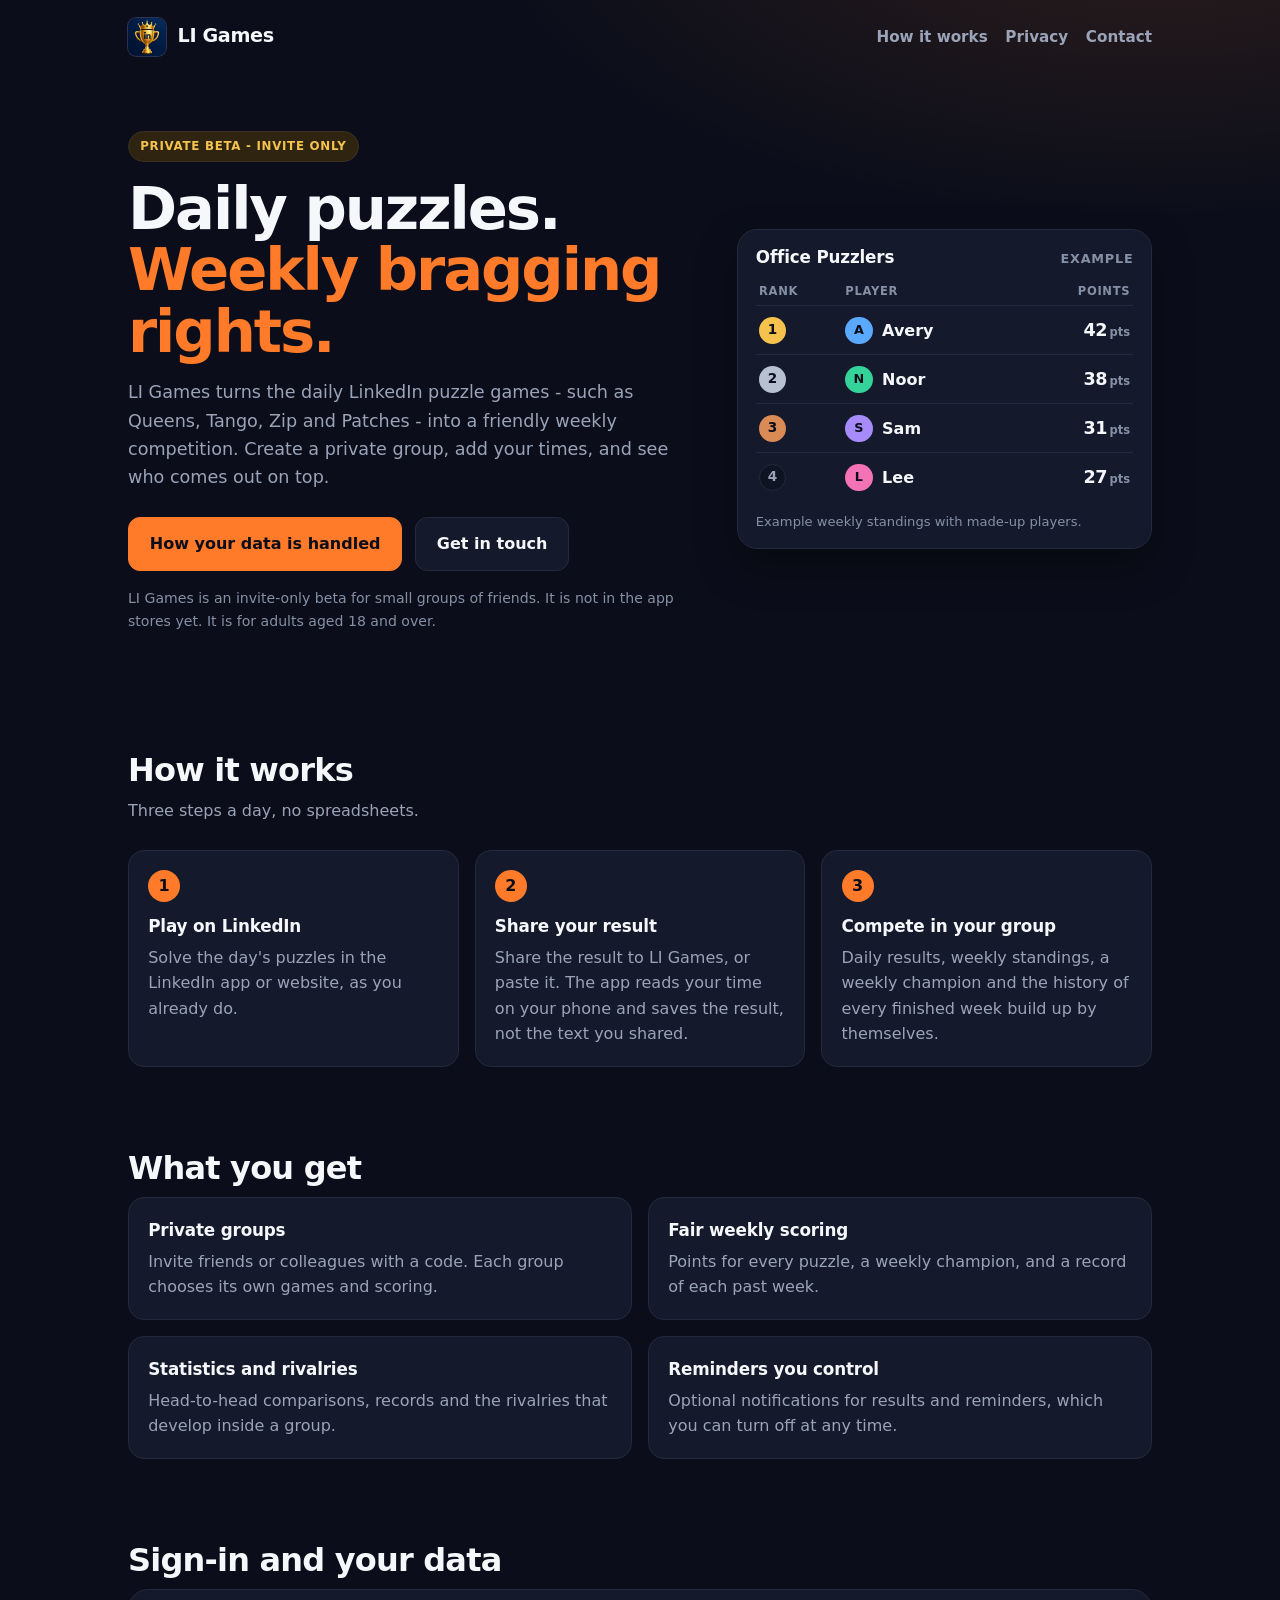
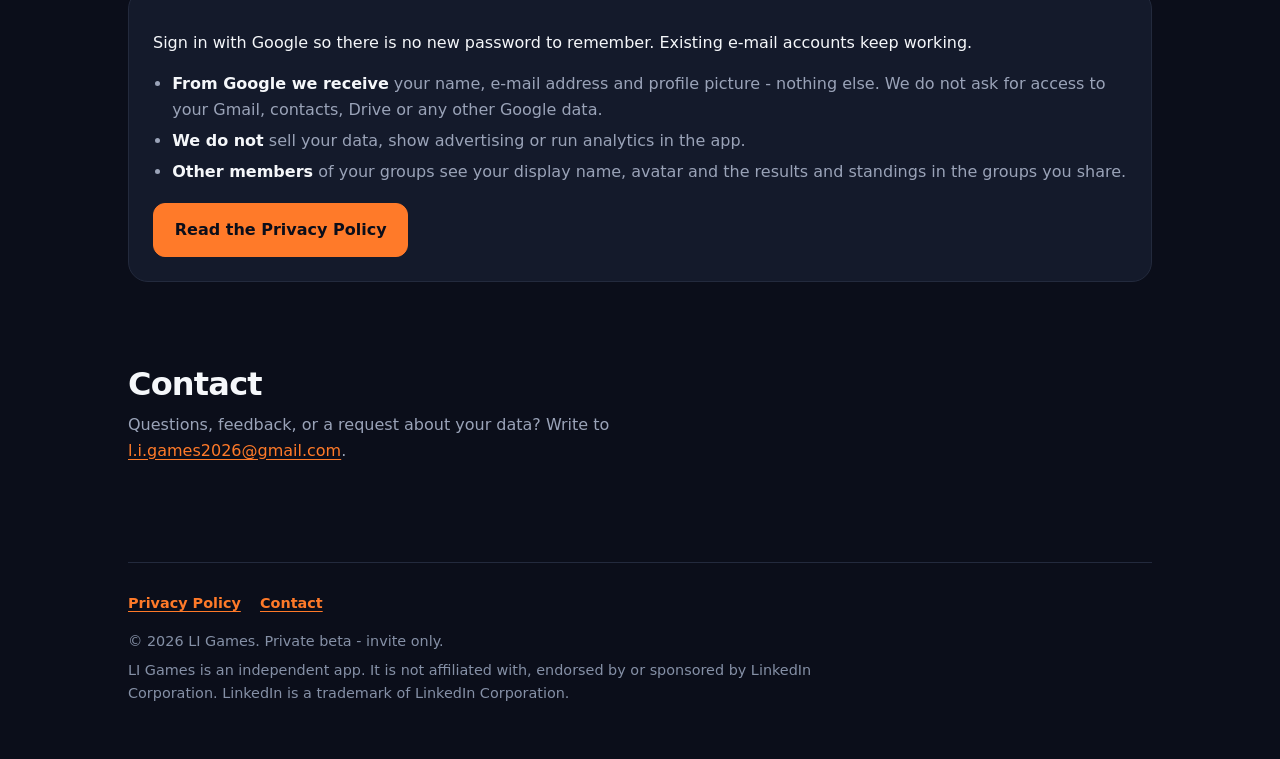
<file: index.html>
<!doctype html>
<html lang="en">
<head>
<meta charset="utf-8">
<meta name="viewport" content="width=device-width, initial-scale=1">
<title>LI Games - daily puzzles, weekly bragging rights</title>
<meta name="description" content="LI Games turns the daily LinkedIn puzzle games into a friendly weekly competition: private groups, shared standings, weekly champions and stats.">
<meta name="theme-color" content="#0b0e1a">
<meta http-equiv="Content-Security-Policy" content="default-src 'none'; style-src 'self'; img-src 'self'; base-uri 'none'; form-action 'none'">
<link rel="canonical" href="https://sarayyitzhak.github.io/li-games/">
<link rel="icon" type="image/png" sizes="64x64" href="assets/favicon.png">
<link rel="apple-touch-icon" href="assets/apple-touch-icon.png">
<link rel="stylesheet" href="styles.css">
<meta property="og:type" content="website">
<meta property="og:title" content="LI Games - daily puzzles, weekly bragging rights">
<meta property="og:description" content="Compete with friends on the daily LinkedIn puzzle games. Private groups, weekly standings and champions.">
<meta property="og:url" content="https://sarayyitzhak.github.io/li-games/">
</head>
<body>
<a class="skip" href="#main">Skip to content</a>

<div class="wrap">
  <header class="site-header">
    <a class="brand" href="./"><img src="assets/logo.png" alt="" width="40" height="40"><span>LI Games</span></a>
    <nav class="nav" aria-label="Main">
      <a class="optional" href="#how">How it works</a>
      <a href="privacy/">Privacy</a>
      <a href="#contact">Contact</a>
    </nav>
  </header>

  <main id="main">
    <div class="hero">
      <div>
        <span class="chip">Private beta - invite only</span>
        <h1>Daily puzzles.<br><em>Weekly bragging rights.</em></h1>
        <p class="lede">LI Games turns the daily LinkedIn puzzle games - such as Queens, Tango, Zip and Patches - into a friendly weekly competition. Create a private group, add your times, and see who comes out on top.</p>
        <div class="cta">
          <a class="btn primary" href="privacy/">How your data is handled</a>
          <a class="btn" href="#contact">Get in touch</a>
        </div>
        <p class="fine">LI Games is an invite-only beta for small groups of friends. It is not in the app stores yet. It is for adults aged 18 and over.</p>
      </div>

      <div class="board">
        <div class="board-head"><h2>Office Puzzlers</h2><span>Example</span></div>
        <table>
          <caption>Example weekly standings with made-up players.</caption>
          <thead><tr><th scope="col">Rank</th><th scope="col">Player</th><th scope="col">Points</th></tr></thead>
          <tbody>
            <tr><td><span class="coin gold">1</span></td><td><span class="who"><span class="dot c1" aria-hidden="true">A</span>Avery</span></td><td class="pts">42<small>pts</small></td></tr>
            <tr><td><span class="coin silver">2</span></td><td><span class="who"><span class="dot c2" aria-hidden="true">N</span>Noor</span></td><td class="pts">38<small>pts</small></td></tr>
            <tr><td><span class="coin bronze">3</span></td><td><span class="who"><span class="dot c3" aria-hidden="true">S</span>Sam</span></td><td class="pts">31<small>pts</small></td></tr>
            <tr><td><span class="coin plain">4</span></td><td><span class="who"><span class="dot c4" aria-hidden="true">L</span>Lee</span></td><td class="pts">27<small>pts</small></td></tr>
          </tbody>
        </table>
      </div>
    </div>

    <section id="how" aria-labelledby="how-h">
      <h2 id="how-h">How it works</h2>
      <p class="section-lede">Three steps a day, no spreadsheets.</p>
      <ol class="steps">
        <li><h3>Play on LinkedIn</h3><p>Solve the day's puzzles in the LinkedIn app or website, as you already do.</p></li>
        <li><h3>Share your result</h3><p>Share the result to LI Games, or paste it. The app reads your time on your phone and saves the result, not the text you shared.</p></li>
        <li><h3>Compete in your group</h3><p>Daily results, weekly standings, a weekly champion and the history of every finished week build up by themselves.</p></li>
      </ol>
    </section>

    <section aria-labelledby="features-h">
      <h2 id="features-h">What you get</h2>
      <ul class="cards">
        <li><h3>Private groups</h3><p>Invite friends or colleagues with a code. Each group chooses its own games and scoring.</p></li>
        <li><h3>Fair weekly scoring</h3><p>Points for every puzzle, a weekly champion, and a record of each past week.</p></li>
        <li><h3>Statistics and rivalries</h3><p>Head-to-head comparisons, records and the rivalries that develop inside a group.</p></li>
        <li><h3>Reminders you control</h3><p>Optional notifications for results and reminders, which you can turn off at any time.</p></li>
      </ul>
    </section>

    <section id="data" aria-labelledby="data-h">
      <h2 id="data-h">Sign-in and your data</h2>
      <div class="band">
        <p>Sign in with Google so there is no new password to remember. Existing e-mail accounts keep working.</p>
        <ul>
          <li><strong>From Google we receive</strong> your name, e-mail address and profile picture - nothing else. We do not ask for access to your Gmail, contacts, Drive or any other Google data.</li>
          <li><strong>We do not</strong> sell your data, show advertising or run analytics in the app.</li>
          <li><strong>Other members</strong> of your groups see your display name, avatar and the results and standings in the groups you share.</li>
        </ul>
        <a class="btn primary" href="privacy/">Read the Privacy Policy</a>
      </div>
    </section>

    <section id="contact" aria-labelledby="contact-h">
      <h2 id="contact-h">Contact</h2>
      <p class="section-lede">Questions, feedback, or a request about your data? Write to <a href="mailto:l.i.games2026@gmail.com">l.i.games2026@gmail.com</a>.</p>
    </section>
  </main>

  <footer class="site-footer">
    <div class="links"><a href="privacy/">Privacy Policy</a><a href="#contact">Contact</a></div>
    <p>&copy; 2026 LI Games. Private beta - invite only.</p>
    <p>LI Games is an independent app. It is not affiliated with, endorsed by or sponsored by LinkedIn Corporation. LinkedIn is a trademark of LinkedIn Corporation.</p>
  </footer>
</div>
</body>
</html>
</file>
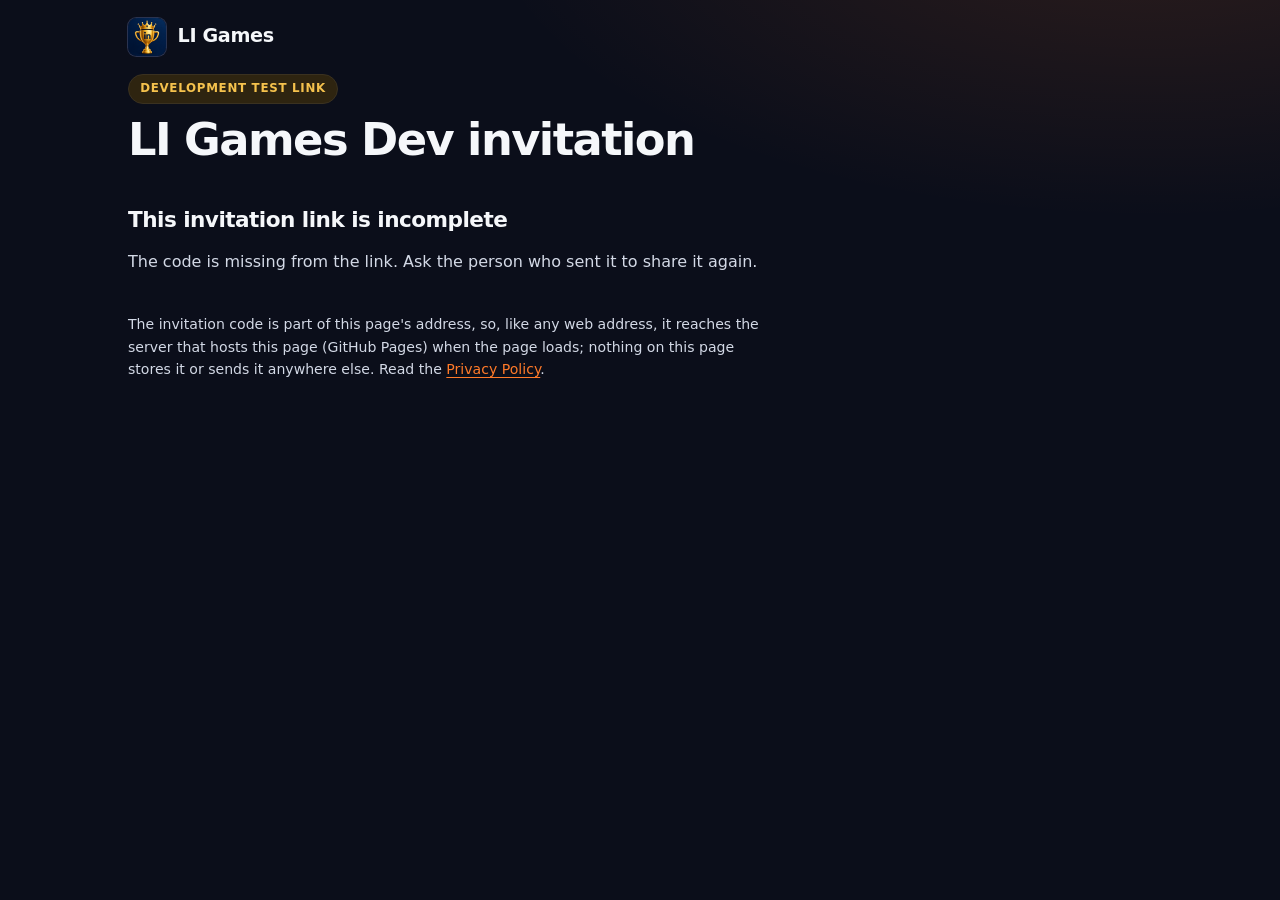
<file: join-dev/index.html>
<!doctype html>
<html lang="en" data-app-scheme="ligamesdev">
<head>
<meta charset="utf-8">
<meta name="viewport" content="width=device-width, initial-scale=1">
<title>Join a group (development) - LI Games</title>
<meta name="description" content="A test invitation for the LI Games Dev app. This link only opens the development app.">
<meta name="robots" content="noindex">
<meta name="referrer" content="no-referrer">
<meta name="theme-color" content="#0b0e1a">
<meta http-equiv="Content-Security-Policy" content="default-src 'none'; style-src 'self'; img-src 'self'; script-src 'self'; base-uri 'none'; form-action 'none'">
<link rel="canonical" href="https://sarayyitzhak.github.io/li-games/join-dev/">
<meta property="og:type" content="website">
<meta property="og:site_name" content="LI Games">
<meta property="og:title" content="LI Games Dev invitation">
<meta property="og:description" content="A test invitation for the LI Games Dev app.">
<meta property="og:url" content="https://sarayyitzhak.github.io/li-games/join-dev/">
<meta property="og:image" content="https://sarayyitzhak.github.io/li-games/assets/og-invite.jpg">
<meta property="og:image:secure_url" content="https://sarayyitzhak.github.io/li-games/assets/og-invite.jpg">
<meta property="og:image:type" content="image/jpeg">
<meta property="og:image:width" content="1200">
<meta property="og:image:height" content="630">
<meta property="og:image:alt" content="LI Games trophy icon and the text: You're invited to LI Games!">
<meta property="og:locale" content="en_US">
<meta name="twitter:card" content="summary_large_image">
<meta name="twitter:title" content="LI Games Dev invitation">
<meta name="twitter:description" content="A test invitation for the LI Games Dev app.">
<meta name="twitter:image" content="https://sarayyitzhak.github.io/li-games/assets/og-invite.jpg">
<link rel="icon" type="image/png" sizes="64x64" href="../assets/favicon.png">
<link rel="apple-touch-icon" href="../assets/apple-touch-icon.png">
<link rel="stylesheet" href="../styles.css">
<script src="../join/join.js" defer></script>
</head>
<body>
<a class="skip" href="#main">Skip to content</a>

<div class="wrap">
  <header class="site-header">
    <a class="brand" href="../"><img src="../assets/logo.png" alt="" width="40" height="40"><span>LI Games</span></a>
  </header>

  <main id="main" class="invite">
    <span class="chip">Development test link</span>
    <h1>LI Games Dev invitation</h1>

    <section class="when-code" aria-labelledby="open-h">
      <h2 id="open-h">Open it in LI Games Dev</h2>
      <p>This link is for the LI Games Dev test app only. It opens that app, which shows the group, and you choose whether to join.</p>
      <p><a class="btn primary big" href="ligamesdev://join" data-open-app>Open in LI Games Dev</a></p>
      <p class="code-line">Invitation code: <code class="code" data-invite-code></code> <button class="btn small" type="button" data-copy-code data-done="Copied">Copy code</button></p>
      <p class="fine">If nothing happens, LI Games Dev is not installed on this phone. The regular LI Games app uses the regular invitation link instead.</p>
    </section>

    <section class="when-no-code" aria-labelledby="nocode-h">
      <h2 id="nocode-h">This invitation link is incomplete</h2>
      <p>The code is missing from the link. Ask the person who sent it to share it again.</p>
    </section>

    <noscript>
      <section aria-labelledby="nojs-h">
        <h2 id="nojs-h">JavaScript is needed to read the code</h2>
        <p>This page reads the invitation code from the link in your browser. Without JavaScript, open LI Games Dev, go to Groups, choose Join a group and enter the code from the message you received.</p>
      </section>
    </noscript>

    <p class="fine">The invitation code is part of this page's address, so, like any web address, it reaches the server that hosts this page (GitHub Pages) when the page loads; nothing on this page stores it or sends it anywhere else. Read the <a href="../privacy/">Privacy Policy</a>.</p>
  </main>
</div>
</body>
</html>
</file>
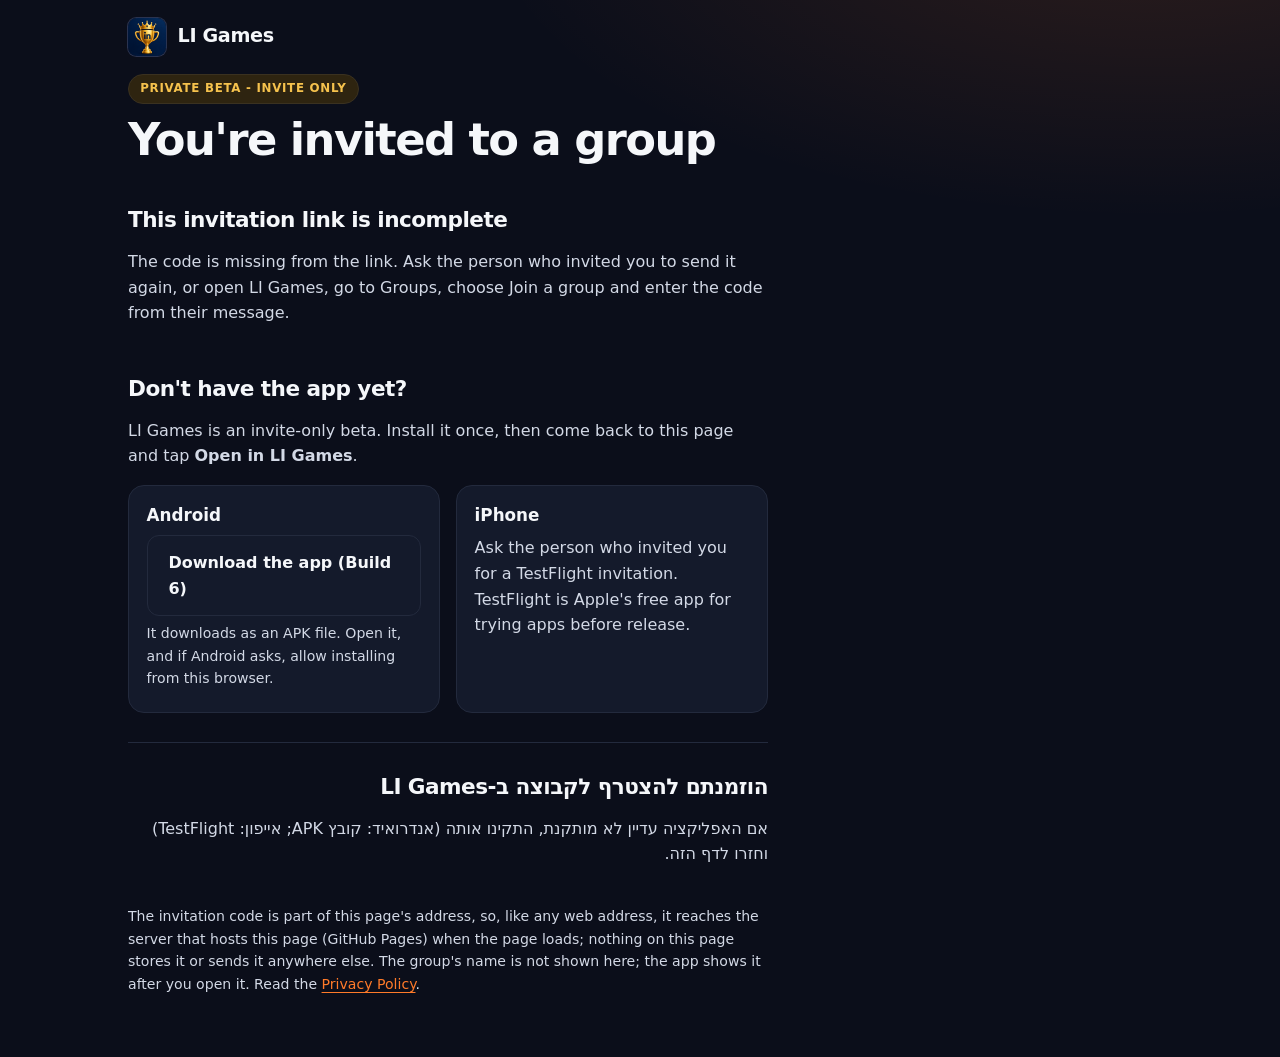
<file: join/index.html>
<!doctype html>
<html lang="en">
<head>
<meta charset="utf-8">
<meta name="viewport" content="width=device-width, initial-scale=1">
<title>Join a group - LI Games</title>
<meta name="description" content="You were invited to a group in LI Games. Open the app to join, or install it first.">
<meta name="robots" content="noindex">
<meta name="referrer" content="no-referrer">
<meta name="theme-color" content="#0b0e1a">
<meta http-equiv="Content-Security-Policy" content="default-src 'none'; style-src 'self'; img-src 'self'; script-src 'self'; base-uri 'none'; form-action 'none'">
<link rel="canonical" href="https://sarayyitzhak.github.io/li-games/join/">
<meta property="og:type" content="website">
<meta property="og:site_name" content="LI Games">
<meta property="og:title" content="You're invited to LI Games!">
<meta property="og:description" content="Play daily games, challenge your friends and climb the leaderboard.">
<meta property="og:url" content="https://sarayyitzhak.github.io/li-games/join/">
<meta property="og:image" content="https://sarayyitzhak.github.io/li-games/assets/og-invite.jpg">
<meta property="og:image:secure_url" content="https://sarayyitzhak.github.io/li-games/assets/og-invite.jpg">
<meta property="og:image:type" content="image/jpeg">
<meta property="og:image:width" content="1200">
<meta property="og:image:height" content="630">
<meta property="og:image:alt" content="LI Games trophy icon and the text: You're invited to LI Games!">
<meta property="og:locale" content="en_US">
<meta name="twitter:card" content="summary_large_image">
<meta name="twitter:title" content="You're invited to LI Games!">
<meta name="twitter:description" content="Play daily games, challenge your friends and climb the leaderboard.">
<meta name="twitter:image" content="https://sarayyitzhak.github.io/li-games/assets/og-invite.jpg">
<link rel="icon" type="image/png" sizes="64x64" href="../assets/favicon.png">
<link rel="apple-touch-icon" href="../assets/apple-touch-icon.png">
<link rel="stylesheet" href="../styles.css">
<script src="join.js" defer></script>
</head>
<body>
<a class="skip" href="#main">Skip to content</a>

<div class="wrap">
  <header class="site-header">
    <a class="brand" href="../"><img src="../assets/logo.png" alt="" width="40" height="40"><span>LI Games</span></a>
  </header>

  <main id="main" class="invite">
    <span class="chip">Private beta - invite only</span>
    <h1>You're invited to a group</h1>

    <section class="when-code" aria-labelledby="open-h">
      <h2 id="open-h">Already have LI Games?</h2>
      <p>Tap the button to open the app. It shows the group, and you choose whether to join.</p>
      <p><a class="btn primary big" href="ligames://join" data-open-app>Open in LI Games</a></p>
      <p class="code-line">Your invitation code: <code class="code" data-invite-code></code> <button class="btn small" type="button" data-copy-code data-done="Copied">Copy code</button></p>
      <p class="fine">If nothing happens, the app is not installed yet (see below), or open LI Games, go to Groups, choose Join a group and enter the code.</p>
    </section>

    <section class="when-no-code" aria-labelledby="nocode-h">
      <h2 id="nocode-h">This invitation link is incomplete</h2>
      <p>The code is missing from the link. Ask the person who invited you to send it again, or open LI Games, go to Groups, choose Join a group and enter the code from their message.</p>
    </section>

    <noscript>
      <section aria-labelledby="nojs-h">
        <h2 id="nojs-h">JavaScript is needed to read your code</h2>
        <p>This page reads the invitation code from the link in your browser. Without JavaScript, open LI Games, go to Groups, choose Join a group and enter the code from the message you received.</p>
      </section>
    </noscript>

    <section aria-labelledby="install-h">
      <h2 id="install-h">Don't have the app yet?</h2>
      <p>LI Games is an invite-only beta. Install it once, then come back to this page and tap <strong>Open in LI Games</strong>.</p>
      <div class="install">
        <div class="install-card">
          <h3>Android</h3>

          <p><a class="btn" href="https://expo.dev/artifacts/eas/qDX4Tf8uF7teoa2MXFdmx1UcJb30rsgtFxRqgRByJ6s.apk" rel="noopener">Download the app (Build 6)</a></p>
          <p class="fine">It downloads as an APK file. Open it, and if Android asks, allow installing from this browser.</p>

        </div>
        <div class="install-card">
          <h3>iPhone</h3>

          <p>Ask the person who invited you for a TestFlight invitation. TestFlight is Apple's free app for trying apps before release.</p>

        </div>
      </div>
    </section>

    <section lang="he" dir="rtl" aria-labelledby="he-h" class="he">
      <h2 id="he-h">הוזמנתם להצטרף לקבוצה ב-LI Games</h2>
      <p class="when-code">לחצו על הכפתור &quot;Open in LI Games&quot; למעלה כדי לפתוח את האפליקציה. היא מציגה את הקבוצה, ואתם מחליטים אם להצטרף. אם הקוד לא נפתח, פתחו את LI Games, היכנסו ל&quot;קבוצות&quot;, בחרו &quot;הצטרפות לקבוצה&quot; והזינו את הקוד: <code class="code" data-invite-code></code></p>
      <p>אם האפליקציה עדיין לא מותקנת, התקינו אותה (אנדרואיד: קובץ APK; אייפון: TestFlight) וחזרו לדף הזה.</p>
    </section>

    <p class="fine">The invitation code is part of this page's address, so, like any web address, it reaches the server that hosts this page (GitHub Pages) when the page loads; nothing on this page stores it or sends it anywhere else. The group's name is not shown here; the app shows it after you open it. Read the <a href="../privacy/">Privacy Policy</a>.</p>
  </main>
</div>
</body>
</html>
</file>
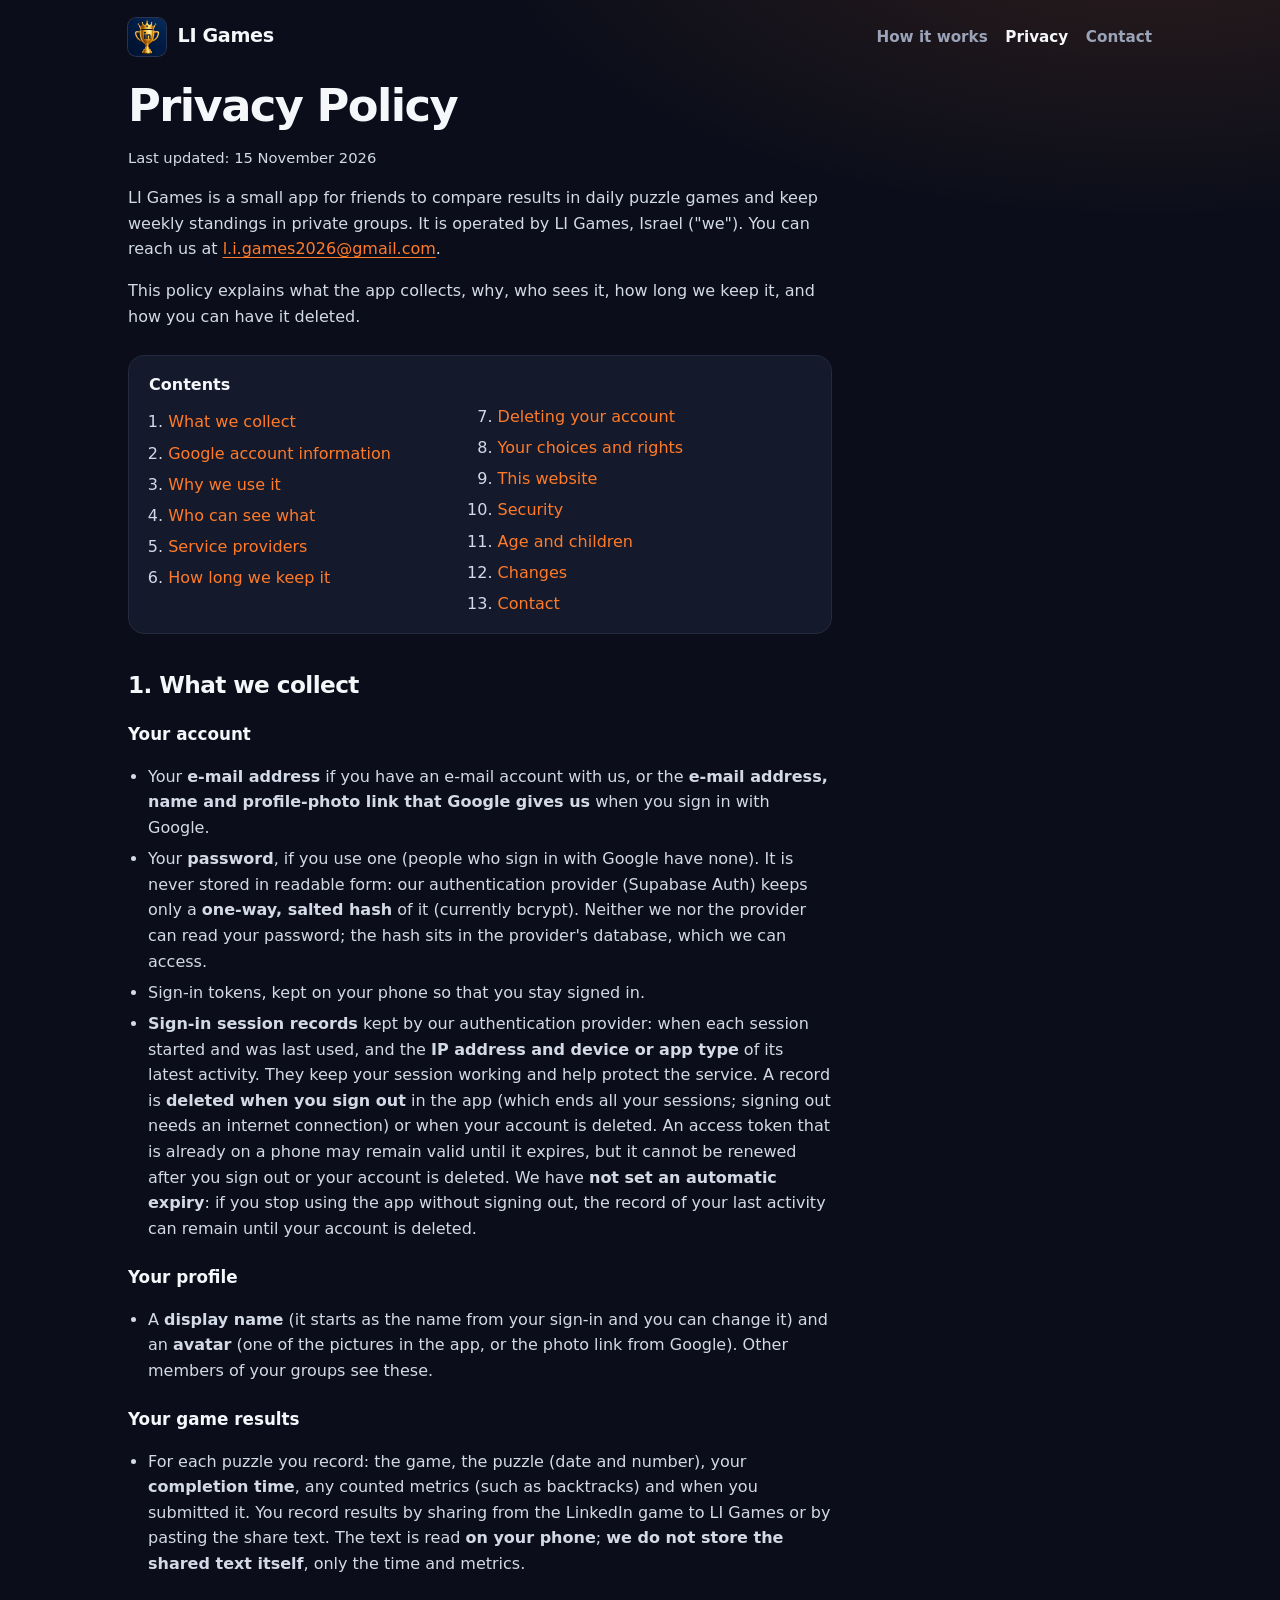
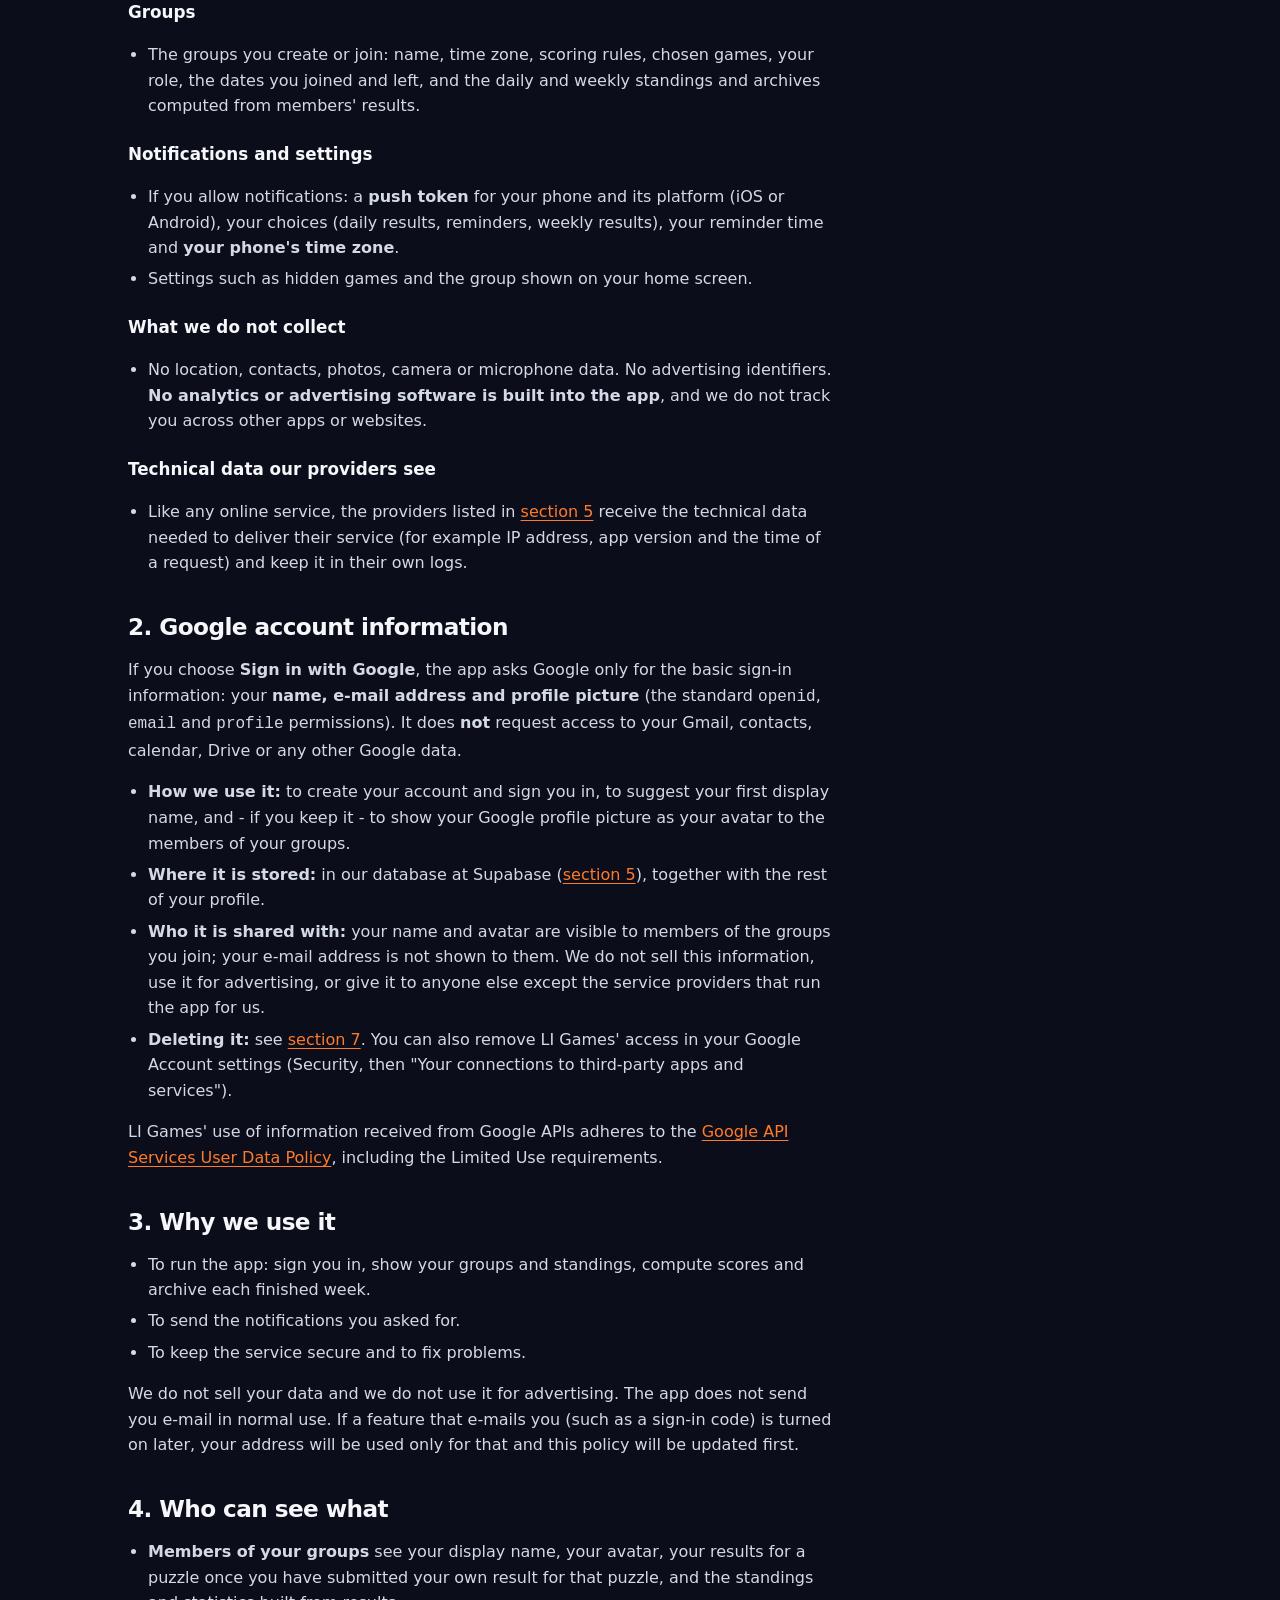
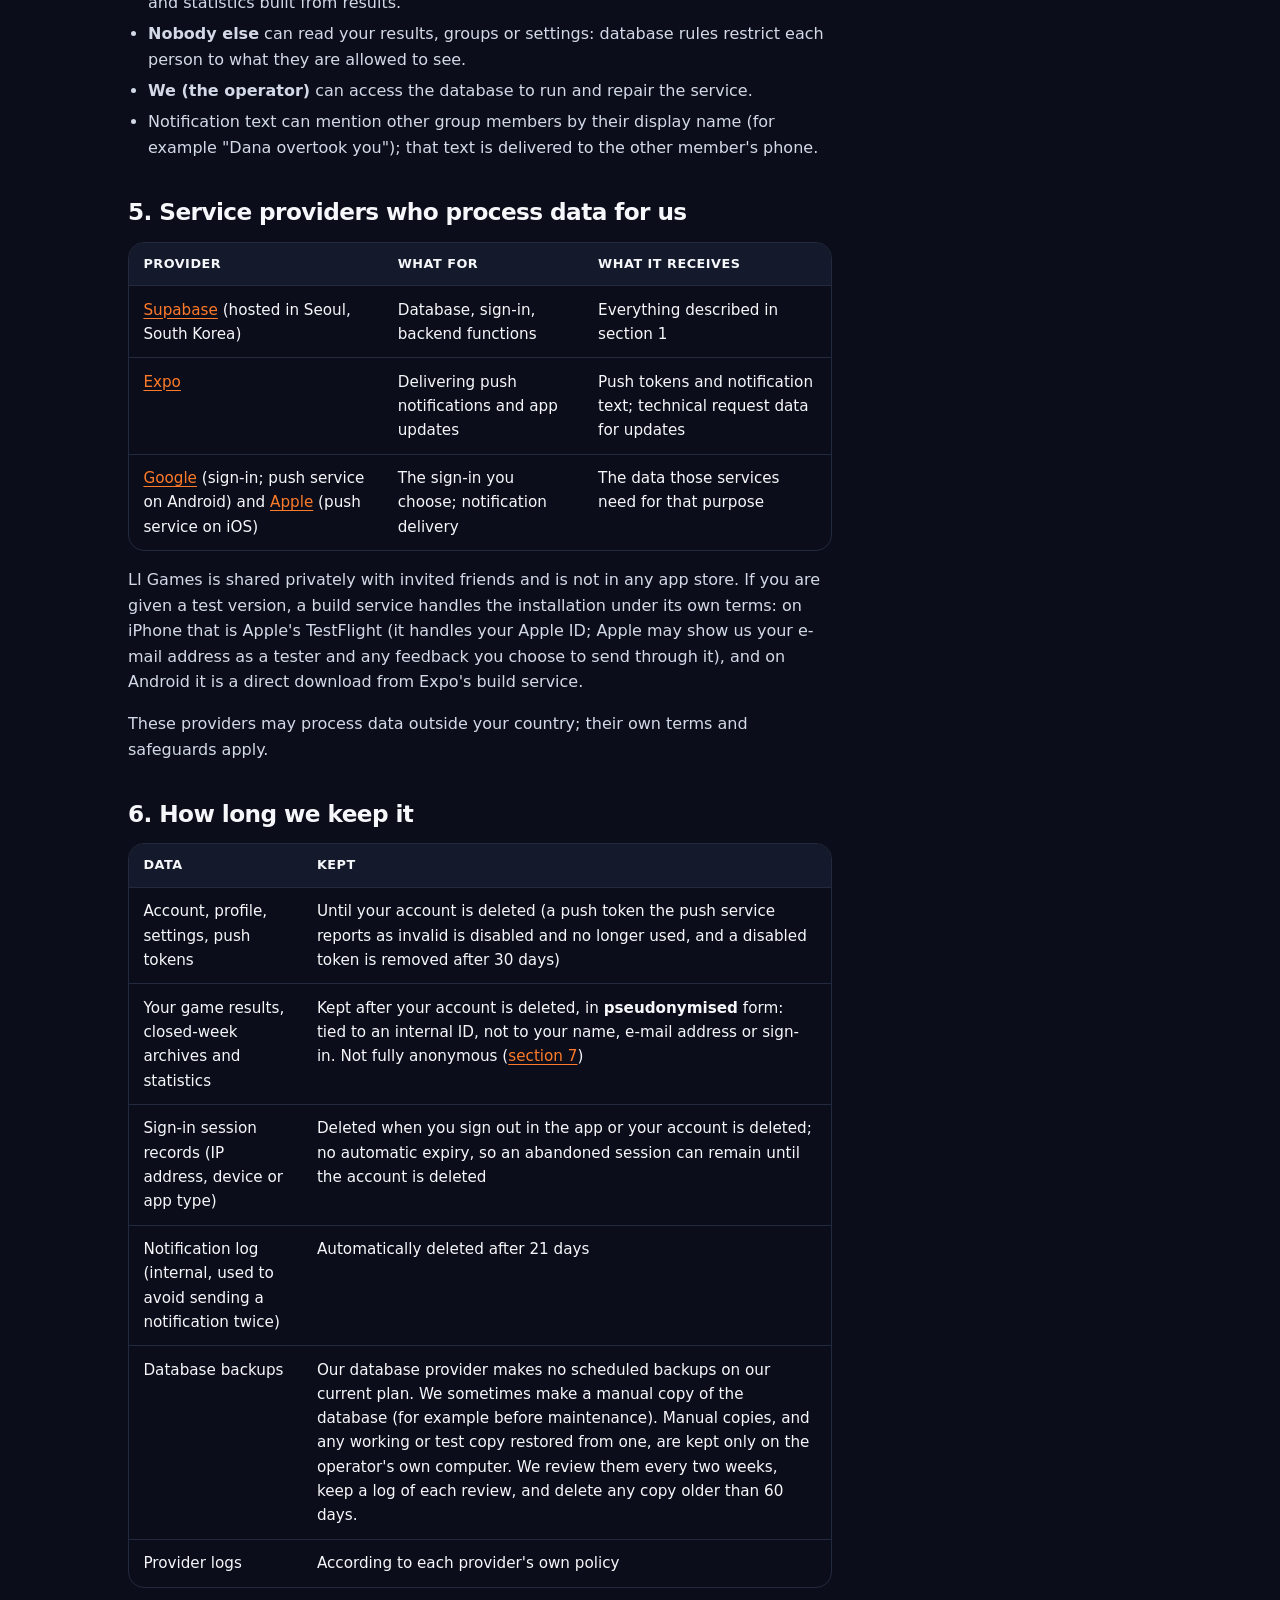
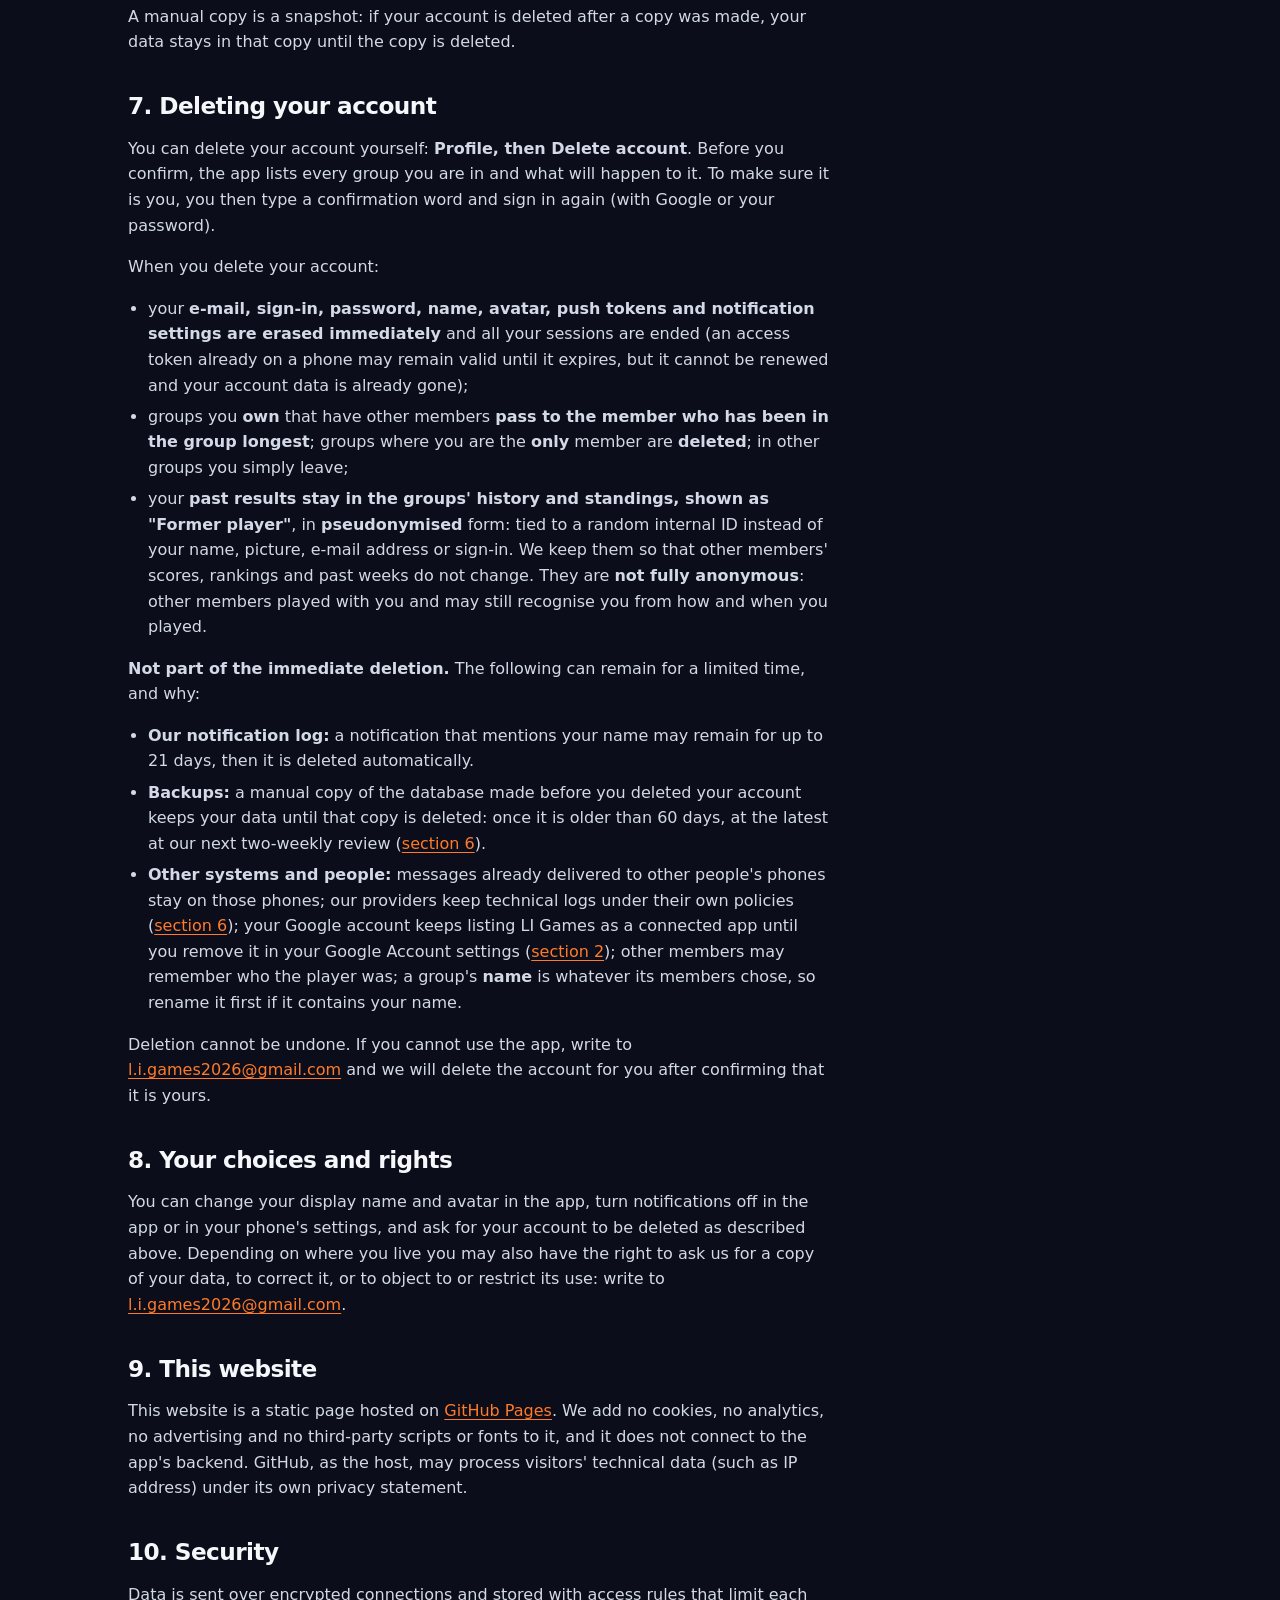
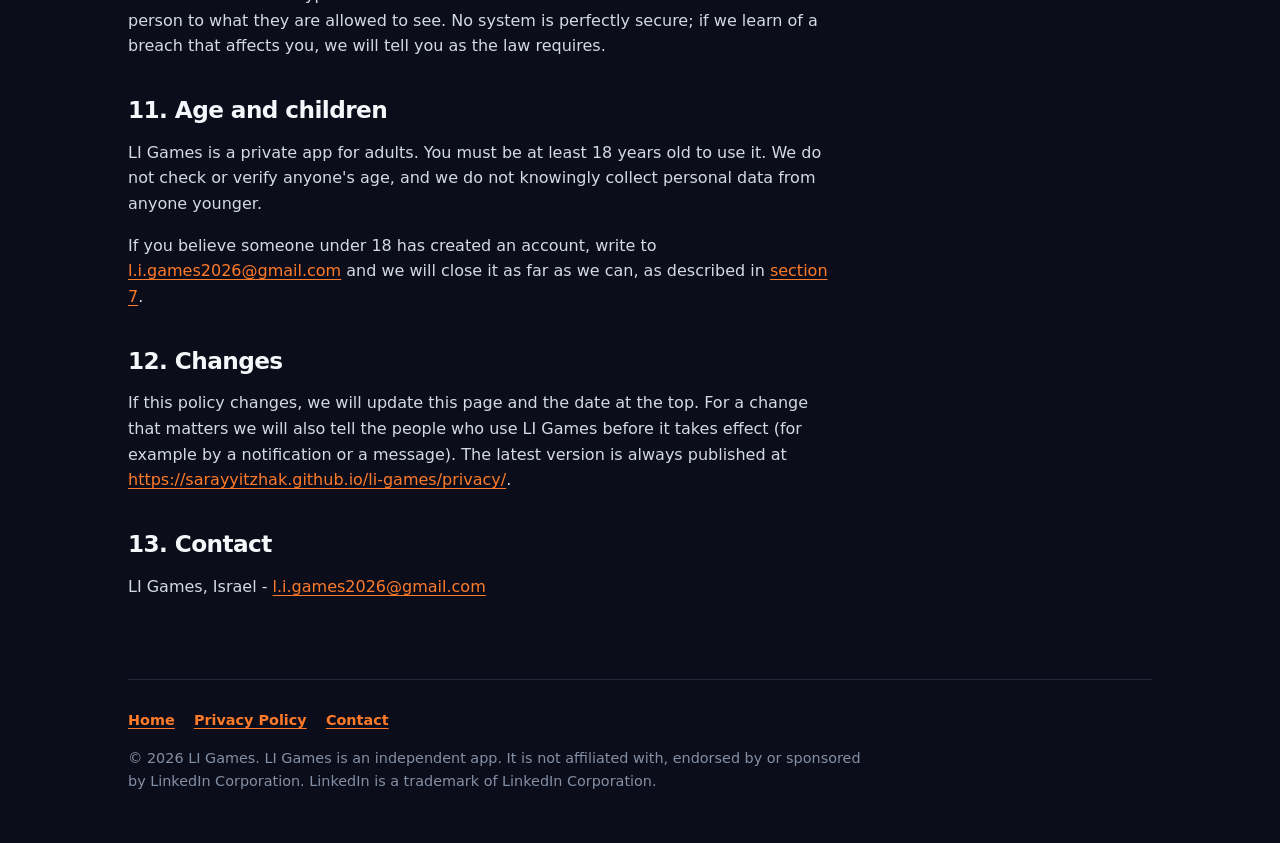
<file: privacy/index.html>
<!doctype html>
<html lang="en">
<head>
<meta charset="utf-8">
<meta name="viewport" content="width=device-width, initial-scale=1">
<title>Privacy Policy - LI Games</title>
<meta name="description" content="How the LI Games app collects, uses, shares and deletes your data, including the Google account information used to sign in.">
<meta name="theme-color" content="#0b0e1a">
<meta http-equiv="Content-Security-Policy" content="default-src 'none'; style-src 'self'; img-src 'self'; base-uri 'none'; form-action 'none'">
<link rel="canonical" href="https://sarayyitzhak.github.io/li-games/privacy/">
<link rel="icon" type="image/png" sizes="64x64" href="../assets/favicon.png">
<link rel="apple-touch-icon" href="../assets/apple-touch-icon.png">
<link rel="stylesheet" href="../styles.css">
</head>
<body>
<a class="skip" href="#main">Skip to content</a>

<div class="wrap">
  <header class="site-header">
    <a class="brand" href="../"><img src="../assets/logo.png" alt="" width="40" height="40"><span>LI Games</span></a>
    <nav class="nav" aria-label="Main">
      <a class="optional" href="../#how">How it works</a>
      <a href="./" aria-current="page">Privacy</a>
      <a href="../#contact">Contact</a>
    </nav>
  </header>

  <main id="main" class="prose">
    <h1>Privacy Policy</h1>
    <p class="meta">Last updated: <time datetime="2026-11-15">15 November 2026</time></p>

    <p>LI Games is a small app for friends to compare results in daily puzzle games and keep weekly standings in private groups. It is operated by LI Games, Israel ("we"). You can reach us at <a href="mailto:l.i.games2026@gmail.com">l.i.games2026@gmail.com</a>.</p>
    <p>This policy explains what the app collects, why, who sees it, how long we keep it, and how you can have it deleted.</p>

    <nav class="toc" aria-label="Contents">
      <strong>Contents</strong>
      <ol>
        <li><a href="#collect">What we collect</a></li>
        <li><a href="#google">Google account information</a></li>
        <li><a href="#why">Why we use it</a></li>
        <li><a href="#who">Who can see what</a></li>
        <li><a href="#providers">Service providers</a></li>
        <li><a href="#keep">How long we keep it</a></li>
        <li><a href="#delete">Deleting your account</a></li>
        <li><a href="#rights">Your choices and rights</a></li>
        <li><a href="#website">This website</a></li>
        <li><a href="#security">Security</a></li>
        <li><a href="#children">Age and children</a></li>
        <li><a href="#changes">Changes</a></li>
        <li><a href="#contact">Contact</a></li>
      </ol>
    </nav>

    <h2 id="collect">1. What we collect</h2>

    <h3>Your account</h3>
    <ul>
      <li>Your <strong>e-mail address</strong> if you have an e-mail account with us, or the <strong>e-mail address, name and profile-photo link that Google gives us</strong> when you sign in with Google.</li>
      <li>Your <strong>password</strong>, if you use one (people who sign in with Google have none). It is never stored in readable form: our authentication provider (Supabase Auth) keeps only a <strong>one-way, salted hash</strong> of it (currently bcrypt). Neither we nor the provider can read your password; the hash sits in the provider's database, which we can access.</li>
      <li>Sign-in tokens, kept on your phone so that you stay signed in.</li>
      <li><strong>Sign-in session records</strong> kept by our authentication provider: when each session started and was last used, and the <strong>IP address and device or app type</strong> of its latest activity. They keep your session working and help protect the service. A record is <strong>deleted when you sign out</strong> in the app (which ends all your sessions; signing out needs an internet connection) or when your account is deleted. An access token that is already on a phone may remain valid until it expires, but it cannot be renewed after you sign out or your account is deleted. We have <strong>not set an automatic expiry</strong>: if you stop using the app without signing out, the record of your last activity can remain until your account is deleted.</li>
    </ul>

    <h3>Your profile</h3>
    <ul>
      <li>A <strong>display name</strong> (it starts as the name from your sign-in and you can change it) and an <strong>avatar</strong> (one of the pictures in the app, or the photo link from Google). Other members of your groups see these.</li>
    </ul>

    <h3>Your game results</h3>
    <ul>
      <li>For each puzzle you record: the game, the puzzle (date and number), your <strong>completion time</strong>, any counted metrics (such as backtracks) and when you submitted it. You record results by sharing from the LinkedIn game to LI Games or by pasting the share text. The text is read <strong>on your phone</strong>; <strong>we do not store the shared text itself</strong>, only the time and metrics.</li>
    </ul>

    <h3>Groups</h3>
    <ul>
      <li>The groups you create or join: name, time zone, scoring rules, chosen games, your role, the dates you joined and left, and the daily and weekly standings and archives computed from members' results.</li>
    </ul>

    <h3>Notifications and settings</h3>
    <ul>
      <li>If you allow notifications: a <strong>push token</strong> for your phone and its platform (iOS or Android), your choices (daily results, reminders, weekly results), your reminder time and <strong>your phone's time zone</strong>.</li>
      <li>Settings such as hidden games and the group shown on your home screen.</li>
    </ul>

    <h3>What we do not collect</h3>
    <ul>
      <li>No location, contacts, photos, camera or microphone data. No advertising identifiers. <strong>No analytics or advertising software is built into the app</strong>, and we do not track you across other apps or websites.</li>
    </ul>

    <h3>Technical data our providers see</h3>
    <ul>
      <li>Like any online service, the providers listed in <a href="#providers">section 5</a> receive the technical data needed to deliver their service (for example IP address, app version and the time of a request) and keep it in their own logs.</li>
    </ul>

    <h2 id="google">2. Google account information</h2>
    <p>If you choose <strong>Sign in with Google</strong>, the app asks Google only for the basic sign-in information: your <strong>name, e-mail address and profile picture</strong> (the standard <code>openid</code>, <code>email</code> and <code>profile</code> permissions). It does <strong>not</strong> request access to your Gmail, contacts, calendar, Drive or any other Google data.</p>
    <ul>
      <li><strong>How we use it:</strong> to create your account and sign you in, to suggest your first display name, and - if you keep it - to show your Google profile picture as your avatar to the members of your groups.</li>
      <li><strong>Where it is stored:</strong> in our database at Supabase (<a href="#providers">section 5</a>), together with the rest of your profile.</li>
      <li><strong>Who it is shared with:</strong> your name and avatar are visible to members of the groups you join; your e-mail address is not shown to them. We do not sell this information, use it for advertising, or give it to anyone else except the service providers that run the app for us.</li>
      <li><strong>Deleting it:</strong> see <a href="#delete">section 7</a>. You can also remove LI Games' access in your Google Account settings (Security, then "Your connections to third-party apps and services").</li>
    </ul>
    <p>LI Games' use of information received from Google APIs adheres to the <a href="https://developers.google.com/terms/api-services-user-data-policy">Google API Services User Data Policy</a>, including the Limited Use requirements.</p>

    <h2 id="why">3. Why we use it</h2>
    <ul>
      <li>To run the app: sign you in, show your groups and standings, compute scores and archive each finished week.</li>
      <li>To send the notifications you asked for.</li>
      <li>To keep the service secure and to fix problems.</li>
    </ul>
    <p>We do not sell your data and we do not use it for advertising. The app does not send you e-mail in normal use. If a feature that e-mails you (such as a sign-in code) is turned on later, your address will be used only for that and this policy will be updated first.</p>

    <h2 id="who">4. Who can see what</h2>
    <ul>
      <li><strong>Members of your groups</strong> see your display name, your avatar, your results for a puzzle once you have submitted your own result for that puzzle, and the standings and statistics built from results.</li>
      <li><strong>Nobody else</strong> can read your results, groups or settings: database rules restrict each person to what they are allowed to see.</li>
      <li><strong>We (the operator)</strong> can access the database to run and repair the service.</li>
      <li>Notification text can mention other group members by their display name (for example "Dana overtook you"); that text is delivered to the other member's phone.</li>
    </ul>

    <h2 id="providers">5. Service providers who process data for us</h2>
    <div class="table-scroll" role="region" aria-label="Service providers" tabindex="0">
      <table>
        <thead><tr><th scope="col">Provider</th><th scope="col">What for</th><th scope="col">What it receives</th></tr></thead>
        <tbody>
          <tr><td><a href="https://supabase.com/privacy">Supabase</a> (hosted in Seoul, South Korea)</td><td>Database, sign-in, backend functions</td><td>Everything described in section 1</td></tr>
          <tr><td><a href="https://expo.dev/privacy">Expo</a></td><td>Delivering push notifications and app updates</td><td>Push tokens and notification text; technical request data for updates</td></tr>
          <tr><td><a href="https://policies.google.com/privacy">Google</a> (sign-in; push service on Android) and <a href="https://www.apple.com/legal/privacy/">Apple</a> (push service on iOS)</td><td>The sign-in you choose; notification delivery</td><td>The data those services need for that purpose</td></tr>
        </tbody>
      </table>
    </div>
    <p>LI Games is shared privately with invited friends and is not in any app store. If you are given a test version, a build service handles the installation under its own terms: on iPhone that is Apple's TestFlight (it handles your Apple ID; Apple may show us your e-mail address as a tester and any feedback you choose to send through it), and on Android it is a direct download from Expo's build service.</p>
    <p>These providers may process data outside your country; their own terms and safeguards apply.</p>

    <h2 id="keep">6. How long we keep it</h2>
    <div class="table-scroll" role="region" aria-label="Retention" tabindex="0">
      <table>
        <thead><tr><th scope="col">Data</th><th scope="col">Kept</th></tr></thead>
        <tbody>
          <tr><td>Account, profile, settings, push tokens</td><td>Until your account is deleted (a push token the push service reports as invalid is disabled and no longer used, and a disabled token is removed after 30 days)</td></tr>
          <tr><td>Your game results, closed-week archives and statistics</td><td>Kept after your account is deleted, in <strong>pseudonymised</strong> form: tied to an internal ID, not to your name, e-mail address or sign-in. Not fully anonymous (<a href="#delete">section 7</a>)</td></tr>
          <tr><td>Sign-in session records (IP address, device or app type)</td><td>Deleted when you sign out in the app or your account is deleted; no automatic expiry, so an abandoned session can remain until the account is deleted</td></tr>
          <tr><td>Notification log (internal, used to avoid sending a notification twice)</td><td>Automatically deleted after 21 days</td></tr>
          <tr><td>Database backups</td><td>Our database provider makes no scheduled backups on our current plan. We sometimes make a manual copy of the database (for example before maintenance). Manual copies, and any working or test copy restored from one, are kept only on the operator's own computer. We review them every two weeks, keep a log of each review, and delete any copy older than 60 days.</td></tr>
          <tr><td>Provider logs</td><td>According to each provider's own policy</td></tr>
        </tbody>
      </table>
    </div>

    <p>A manual copy is a snapshot: if your account is deleted after a copy was made, your data stays in that copy until the copy is deleted.</p>

    <h2 id="delete">7. Deleting your account</h2>

    <p>You can delete your account yourself: <strong>Profile, then Delete account</strong>. Before you confirm, the app lists every group you are in and what will happen to it. To make sure it is you, you then type a confirmation word and sign in again (with Google or your password).</p>
    <p>When you delete your account:</p>
    <ul>
      <li>your <strong>e-mail, sign-in, password, name, avatar, push tokens and notification settings are erased immediately</strong> and all your sessions are ended (an access token already on a phone may remain valid until it expires, but it cannot be renewed and your account data is already gone);</li>
      <li>groups you <strong>own</strong> that have other members <strong>pass to the member who has been in the group longest</strong>; groups where you are the <strong>only</strong> member are <strong>deleted</strong>; in other groups you simply leave;</li>
      <li>your <strong>past results stay in the groups' history and standings, shown as "Former player"</strong>, in <strong>pseudonymised</strong> form: tied to a random internal ID instead of your name, picture, e-mail address or sign-in. We keep them so that other members' scores, rankings and past weeks do not change. They are <strong>not fully anonymous</strong>: other members played with you and may still recognise you from how and when you played.</li>
    </ul>
    <p><strong>Not part of the immediate deletion.</strong> The following can remain for a limited time, and why:</p>
    <ul>
      <li><strong>Our notification log:</strong> a notification that mentions your name may remain for up to 21 days, then it is deleted automatically.</li>
      <li><strong>Backups:</strong> a manual copy of the database made before you deleted your account keeps your data until that copy is deleted: once it is older than 60 days, at the latest at our next two-weekly review (<a href="#keep">section 6</a>).</li>
      <li><strong>Other systems and people:</strong> messages already delivered to other people's phones stay on those phones; our providers keep technical logs under their own policies (<a href="#keep">section 6</a>); your Google account keeps listing LI Games as a connected app until you remove it in your Google Account settings (<a href="#google">section 2</a>); other members may remember who the player was; a group's <strong>name</strong> is whatever its members chose, so rename it first if it contains your name.</li>
    </ul>
    
    <p>Deletion cannot be undone. If you cannot use the app, write to <a href="mailto:l.i.games2026@gmail.com">l.i.games2026@gmail.com</a> and we will delete the account for you after confirming that it is yours.</p>


    <h2 id="rights">8. Your choices and rights</h2>
    <p>You can change your display name and avatar in the app, turn notifications off in the app or in your phone's settings, and ask for your account to be deleted as described above. Depending on where you live you may also have the right to ask us for a copy of your data, to correct it, or to object to or restrict its use: write to <a href="mailto:l.i.games2026@gmail.com">l.i.games2026@gmail.com</a>.</p>

    <h2 id="website">9. This website</h2>
    <p>This website is a static page hosted on <a href="https://docs.github.com/en/site-policy/privacy-policies/github-general-privacy-statement">GitHub Pages</a>. We add no cookies, no analytics, no advertising and no third-party scripts or fonts to it, and it does not connect to the app's backend. GitHub, as the host, may process visitors' technical data (such as IP address) under its own privacy statement.</p>

    <h2 id="security">10. Security</h2>
    <p>Data is sent over encrypted connections and stored with access rules that limit each person to what they are allowed to see. No system is perfectly secure; if we learn of a breach that affects you, we will tell you as the law requires.</p>

    <h2 id="children">11. Age and children</h2>
    <p>LI Games is a private app for adults. You must be at least 18 years old to use it. We do not check or verify anyone's age, and we do not knowingly collect personal data from anyone younger.</p>

    <p>If you believe someone under 18 has created an account, write to <a href="mailto:l.i.games2026@gmail.com">l.i.games2026@gmail.com</a> and we will close it as far as we can, as described in <a href="#delete">section 7</a>.</p>

    <h2 id="changes">12. Changes</h2>
    <p>If this policy changes, we will update this page and the date at the top. For a change that matters we will also tell the people who use LI Games before it takes effect (for example by a notification or a message). The latest version is always published at <a href="https://sarayyitzhak.github.io/li-games/privacy/">https://sarayyitzhak.github.io/li-games/privacy/</a>.</p>

    <h2 id="contact">13. Contact</h2>
    <p>LI Games, Israel - <a href="mailto:l.i.games2026@gmail.com">l.i.games2026@gmail.com</a></p>
  </main>

  <footer class="site-footer">
    <div class="links"><a href="../">Home</a><a href="./">Privacy Policy</a><a href="#contact">Contact</a></div>
    <p>&copy; 2026 LI Games. LI Games is an independent app. It is not affiliated with, endorsed by or sponsored by LinkedIn Corporation. LinkedIn is a trademark of LinkedIn Corporation.</p>
  </footer>
</div>
</body>
</html>
</file>
<file: styles.css>
/* LI Games public site. Tokens mirror the app (apps/mobile/src/theme/tokens.ts): dark navy ground, one saturated orange, gold/silver/bronze for ranks,
   system fonts only (nothing is fetched from anywhere), tabular figures for every score. No JavaScript, no third-party requests. */

:root {
  color-scheme: dark;
  --canvas: #0b0e1a;
  --surface: #141a2b;
  --sunken: #0f1422;
  --line: #232a3d;
  --ink: #f5f7fa;
  --soft: #9aa3b8;
  --faint: #8590a6;
  --primary: #ff7a29;
  --primary-deep: #e4600f;
  --gold: #f5c24d;
  --silver: #b7c0d1;
  --bronze: #d98a55;
  --r-sm: 12px;
  --r-md: 16px;
  --r-lg: 20px;
  --font: system-ui, -apple-system, 'Segoe UI', Roboto, 'Helvetica Neue', Arial, sans-serif;
}

*, *::before, *::after { box-sizing: border-box; }
html { -webkit-text-size-adjust: 100%; scroll-behavior: smooth; }
@media (prefers-reduced-motion: reduce) { html { scroll-behavior: auto; } }

body {
  margin: 0;
  background: var(--canvas);
  color: var(--ink);
  font: 500 1rem/1.6 var(--font);
  background-image: radial-gradient(60rem 28rem at 90% -6rem, rgba(255, 122, 41, 0.14), transparent 70%);
  background-repeat: no-repeat;
}

a { color: var(--primary); text-underline-offset: 0.18em; }
a:hover { color: #ff9a5c; }
:focus-visible { outline: 3px solid var(--gold); outline-offset: 3px; border-radius: 6px; }

.skip { position: absolute; left: 1rem; top: -4rem; background: var(--primary); color: var(--canvas); padding: 0.6rem 1rem; border-radius: var(--r-sm); font-weight: 700; z-index: 10; }
.skip:focus { top: 1rem; }

.wrap { width: min(100% - 2rem, 64rem); margin-inline: auto; }

/* header */
.site-header { display: flex; align-items: center; justify-content: space-between; gap: 1rem; padding: 1.1rem 0; }
.brand { white-space: nowrap; display: inline-flex; align-items: center; gap: 0.7rem; color: var(--ink); text-decoration: none; font-weight: 800; letter-spacing: -0.02em; font-size: 1.2rem; }
.brand img { width: 2.4rem; height: 2.4rem; display: block; border-radius: 22%; box-shadow: 0 0 0 1px #2a3350; }
.nav { display: flex; gap: 1.1rem; font-weight: 600; font-size: 0.95rem; }
.nav a { color: var(--soft); text-decoration: none; padding: 0.4rem 0; }
.nav a:hover, .nav a[aria-current='page'] { color: var(--ink); }
@media (max-width: 30rem) { .nav { gap: 0.9rem; } .nav .optional { display: none; } }

/* hero */
.hero { display: grid; gap: 2.2rem; padding: 2.4rem 0 3rem; align-items: center; }
.chip { display: inline-block; font-size: 0.74rem; font-weight: 700; letter-spacing: 0.06em; text-transform: uppercase; color: var(--gold); border: 1px solid #3a3120; background: #2e2410; padding: 0.3rem 0.7rem; border-radius: 999px; }
h1 { font-size: clamp(2.2rem, 8.5vw, 3.7rem); line-height: 1.04; letter-spacing: -0.035em; font-weight: 800; margin: 1rem 0 1rem; }
h1 em { font-style: normal; color: var(--primary); }
.lede { color: var(--soft); font-size: 1.1rem; max-width: 34rem; margin: 0 0 1.6rem; }
.cta { display: flex; flex-wrap: wrap; gap: 0.8rem; }
.btn { display: inline-block; font-weight: 700; text-decoration: none; padding: 0.85rem 1.3rem; border-radius: var(--r-sm); border: 1px solid var(--line); color: var(--ink); background: var(--surface); }
.btn:hover { border-color: var(--faint); color: var(--ink); }
.btn.primary { background: var(--primary); border-color: var(--primary); color: var(--canvas); }
.btn.primary:hover { background: #ff8e47; color: var(--canvas); }
.fine { color: var(--faint); font-size: 0.88rem; margin-top: 1rem; }

/* the signature: a standings board, as the app shows it */
.board { background: var(--surface); border: 1px solid var(--line); border-radius: var(--r-lg); padding: 1.1rem 1.1rem 0.6rem; box-shadow: 0 18px 40px rgba(0, 0, 0, 0.35); }
.board-head { display: flex; justify-content: space-between; align-items: baseline; gap: 1rem; margin-bottom: 0.5rem; }
.board-head h2 { font-size: 1.05rem; margin: 0; letter-spacing: -0.01em; }
.board-head span { color: var(--faint); font-size: 0.8rem; font-weight: 700; letter-spacing: 0.06em; text-transform: uppercase; }
.board table { width: 100%; border-collapse: collapse; }
.board caption { text-align: left; color: var(--faint); font-size: 0.82rem; padding-bottom: 0.4rem; caption-side: bottom; padding-top: 0.6rem; }
.board th { text-align: left; font-size: 0.72rem; color: var(--faint); font-weight: 700; letter-spacing: 0.06em; text-transform: uppercase; padding: 0.3rem 0.2rem; border-bottom: 1px solid var(--line); }
.board th:last-child, .board td:last-child { text-align: right; }
.board td { padding: 0.62rem 0.2rem; border-bottom: 1px solid var(--line); vertical-align: middle; }
.board tr:last-child td { border-bottom: 0; }
.coin { display: inline-grid; place-items: center; width: 1.7rem; height: 1.7rem; border-radius: 50%; font-weight: 800; font-size: 0.85rem; color: var(--canvas); font-variant-numeric: tabular-nums; }
.coin.gold { background: var(--gold); }
.coin.silver { background: var(--silver); }
.coin.bronze { background: var(--bronze); }
.coin.plain { background: var(--sunken); color: var(--soft); border: 1px solid var(--line); }
.who { display: inline-flex; align-items: center; gap: 0.6rem; font-weight: 700; }
.dot { display: inline-grid; place-items: center; width: 1.7rem; height: 1.7rem; border-radius: 50%; font-size: 0.8rem; font-weight: 800; color: var(--canvas); }
.c1 { background: #5ba8ff; } .c2 { background: #34d399; } .c3 { background: #a78bfa; } .c4 { background: #f472b6; }
.pts { font-weight: 800; font-size: 1.1rem; letter-spacing: -0.02em; font-variant-numeric: tabular-nums; }
.pts small { color: var(--faint); font-weight: 600; font-size: 0.72rem; margin-left: 0.15rem; letter-spacing: 0; }

/* sections */
section { padding: 2.6rem 0; }
h2 { font-size: clamp(1.5rem, 4.5vw, 2rem); letter-spacing: -0.025em; line-height: 1.15; margin: 0 0 0.6rem; }
.section-lede { color: var(--soft); max-width: 40rem; margin: 0 0 1.6rem; }

.steps { list-style: none; counter-reset: step; display: grid; gap: 1rem; padding: 0; margin: 0; }
.steps li { counter-increment: step; background: var(--surface); border: 1px solid var(--line); border-radius: var(--r-md); padding: 1.2rem; }
.steps li::before { content: counter(step); display: inline-grid; place-items: center; width: 2rem; height: 2rem; border-radius: 50%; background: var(--primary); color: var(--canvas); font-weight: 800; margin-bottom: 0.7rem; font-variant-numeric: tabular-nums; }
.steps h3, .cards h3 { font-size: 1.05rem; margin: 0 0 0.3rem; letter-spacing: -0.01em; }
.steps p, .cards p { margin: 0; color: var(--soft); }

.cards { display: grid; gap: 1rem; margin: 0; padding: 0; list-style: none; }
.cards li { background: var(--surface); border: 1px solid var(--line); border-radius: var(--r-md); padding: 1.2rem; }

.band { background: var(--surface); border: 1px solid var(--line); border-radius: var(--r-lg); padding: 1.5rem; }
.band ul { margin: 0.6rem 0 1.1rem; padding-left: 1.2rem; color: var(--soft); }
.band li { margin: 0.35rem 0; }
.band li strong { color: var(--ink); }

/* footer */
.site-footer { border-top: 1px solid var(--line); margin-top: 2rem; padding: 1.8rem 0 3rem; color: var(--faint); font-size: 0.9rem; }
.site-footer .links { display: flex; flex-wrap: wrap; gap: 1.2rem; margin-bottom: 0.9rem; font-weight: 600; }
.site-footer p { margin: 0.4rem 0; max-width: 46rem; }

/* privacy policy and other reading pages */
.prose { max-width: 44rem; padding-bottom: 2rem; }
.prose h1 { font-size: clamp(2rem, 7vw, 2.8rem); margin-top: 0.6rem; }
.prose h2 { margin-top: 2.4rem; font-size: 1.45rem; scroll-margin-top: 1rem; }
.prose h3 { font-size: 1.05rem; margin: 1.4rem 0 0.3rem; }
.prose p, .prose li { color: #d3d9e6; }
.prose ul { padding-left: 1.25rem; }
.prose li { margin: 0.35rem 0; }
.meta { color: var(--faint); font-size: 0.92rem; }
.toc { background: var(--surface); border: 1px solid var(--line); border-radius: var(--r-md); padding: 1rem 1.25rem; margin: 1.6rem 0; }
.toc ol { margin: 0.4rem 0 0; padding-left: 1.2rem; columns: 1; }
.toc a { text-decoration: none; }
.callout { background: #2e220f; border: 1px solid #4a3714; border-radius: var(--r-md); padding: 1rem 1.2rem; color: #f3dcae; margin: 1.2rem 0; }
.callout p { color: inherit; margin: 0.3rem 0; }
.table-scroll { overflow-x: auto; margin: 1rem 0; border: 1px solid var(--line); border-radius: var(--r-md); }
.prose table { border-collapse: collapse; width: 100%; min-width: 34rem; font-size: 0.95rem; }
.prose th, .prose td { text-align: left; padding: 0.7rem 0.9rem; border-bottom: 1px solid var(--line); vertical-align: top; }
.prose th { background: var(--surface); color: var(--ink); font-size: 0.8rem; letter-spacing: 0.04em; text-transform: uppercase; }
.prose tr:last-child td { border-bottom: 0; }
mark.todo { background: #ff7a29; color: #0b0e1a; padding: 0 0.3em; border-radius: 4px; font-weight: 800; }

@media (min-width: 48rem) {
  .hero { grid-template-columns: 1.15fr 0.85fr; gap: 3rem; padding: 3.6rem 0 4rem; }
  .steps { grid-template-columns: repeat(3, 1fr); }
  .cards { grid-template-columns: repeat(2, 1fr); }
  .toc ol { columns: 2; }
}

/* invitation page (/join/): the code is read by join.js; these classes decide what shows (without JavaScript only the install help and the <noscript> note show) */
.invite { max-width: 40rem; padding-bottom: 3rem; }
.invite h1 { font-size: clamp(2rem, 7vw, 2.8rem); margin-top: 0.8rem; }
.invite section { padding: 0.6rem 0 0.4rem; }
.invite h2 { margin: 1.2rem 0 0.5rem; font-size: 1.35rem; }
.invite h3 { font-size: 1.05rem; margin: 0 0 0.4rem; }
.invite p { color: #d3d9e6; }
.when-code, .when-no-code { display: none; }
.has-code .when-code { display: block; }
.no-code .when-no-code { display: block; }
.btn.big { padding: 1rem 1.6rem; font-size: 1.1rem; }
.btn.small { padding: 0.35rem 0.8rem; font-size: 0.9rem; font-family: inherit; cursor: pointer; }
.code { font: 700 1.05rem/1 ui-monospace, SFMono-Regular, Menlo, Consolas, monospace; letter-spacing: 0.08em; background: var(--sunken); border: 1px solid var(--line); padding: 0.3rem 0.6rem; border-radius: 8px; direction: ltr; unicode-bidi: isolate; }
.code-line { display: flex; flex-wrap: wrap; align-items: center; gap: 0.6rem; }
.install { display: grid; gap: 1rem; margin-top: 1rem; }
@media (min-width: 36rem) { .install { grid-template-columns: 1fr 1fr; } }
.install-card { background: var(--surface); border: 1px solid var(--line); border-radius: var(--r-md); padding: 1rem 1.1rem; }
.install-card p { margin: 0.4rem 0; }
.invite .he { margin-top: 1.4rem; border-top: 1px solid var(--line); padding-top: 0.8rem; }
</file>
